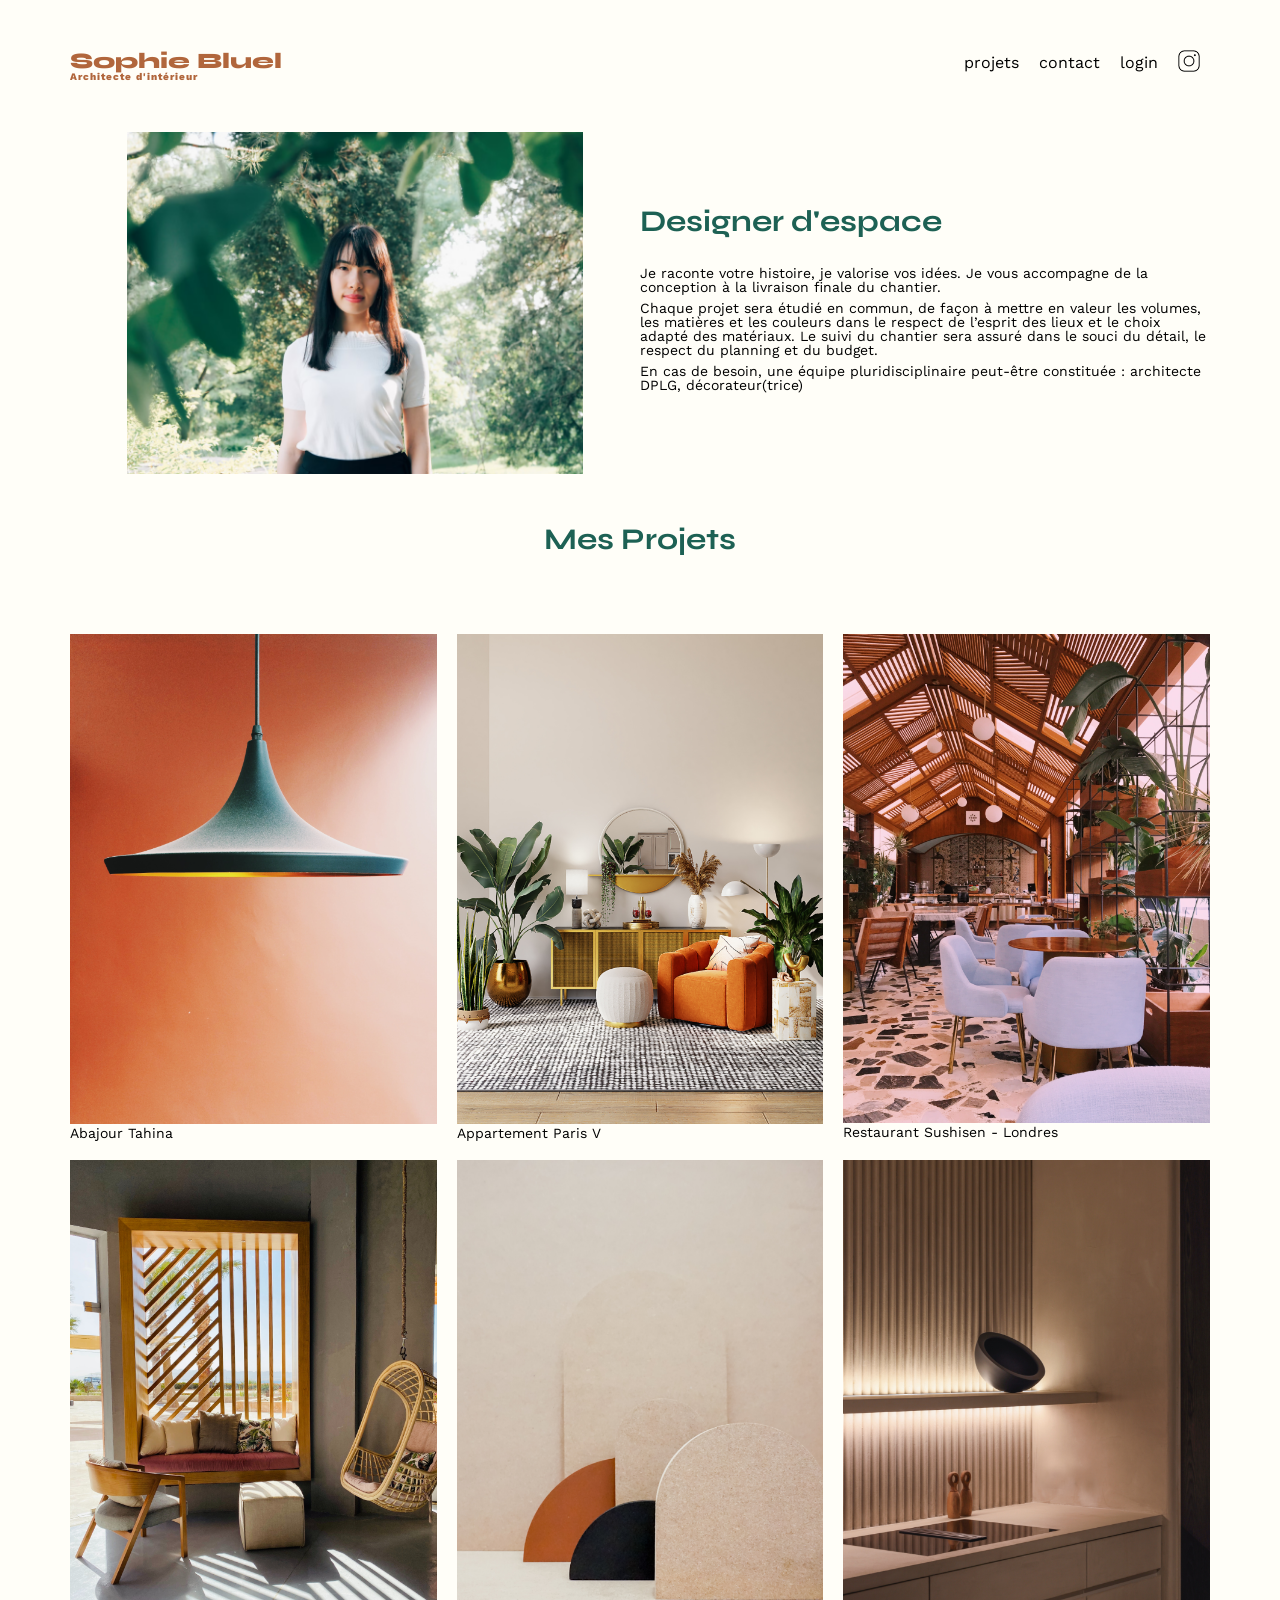
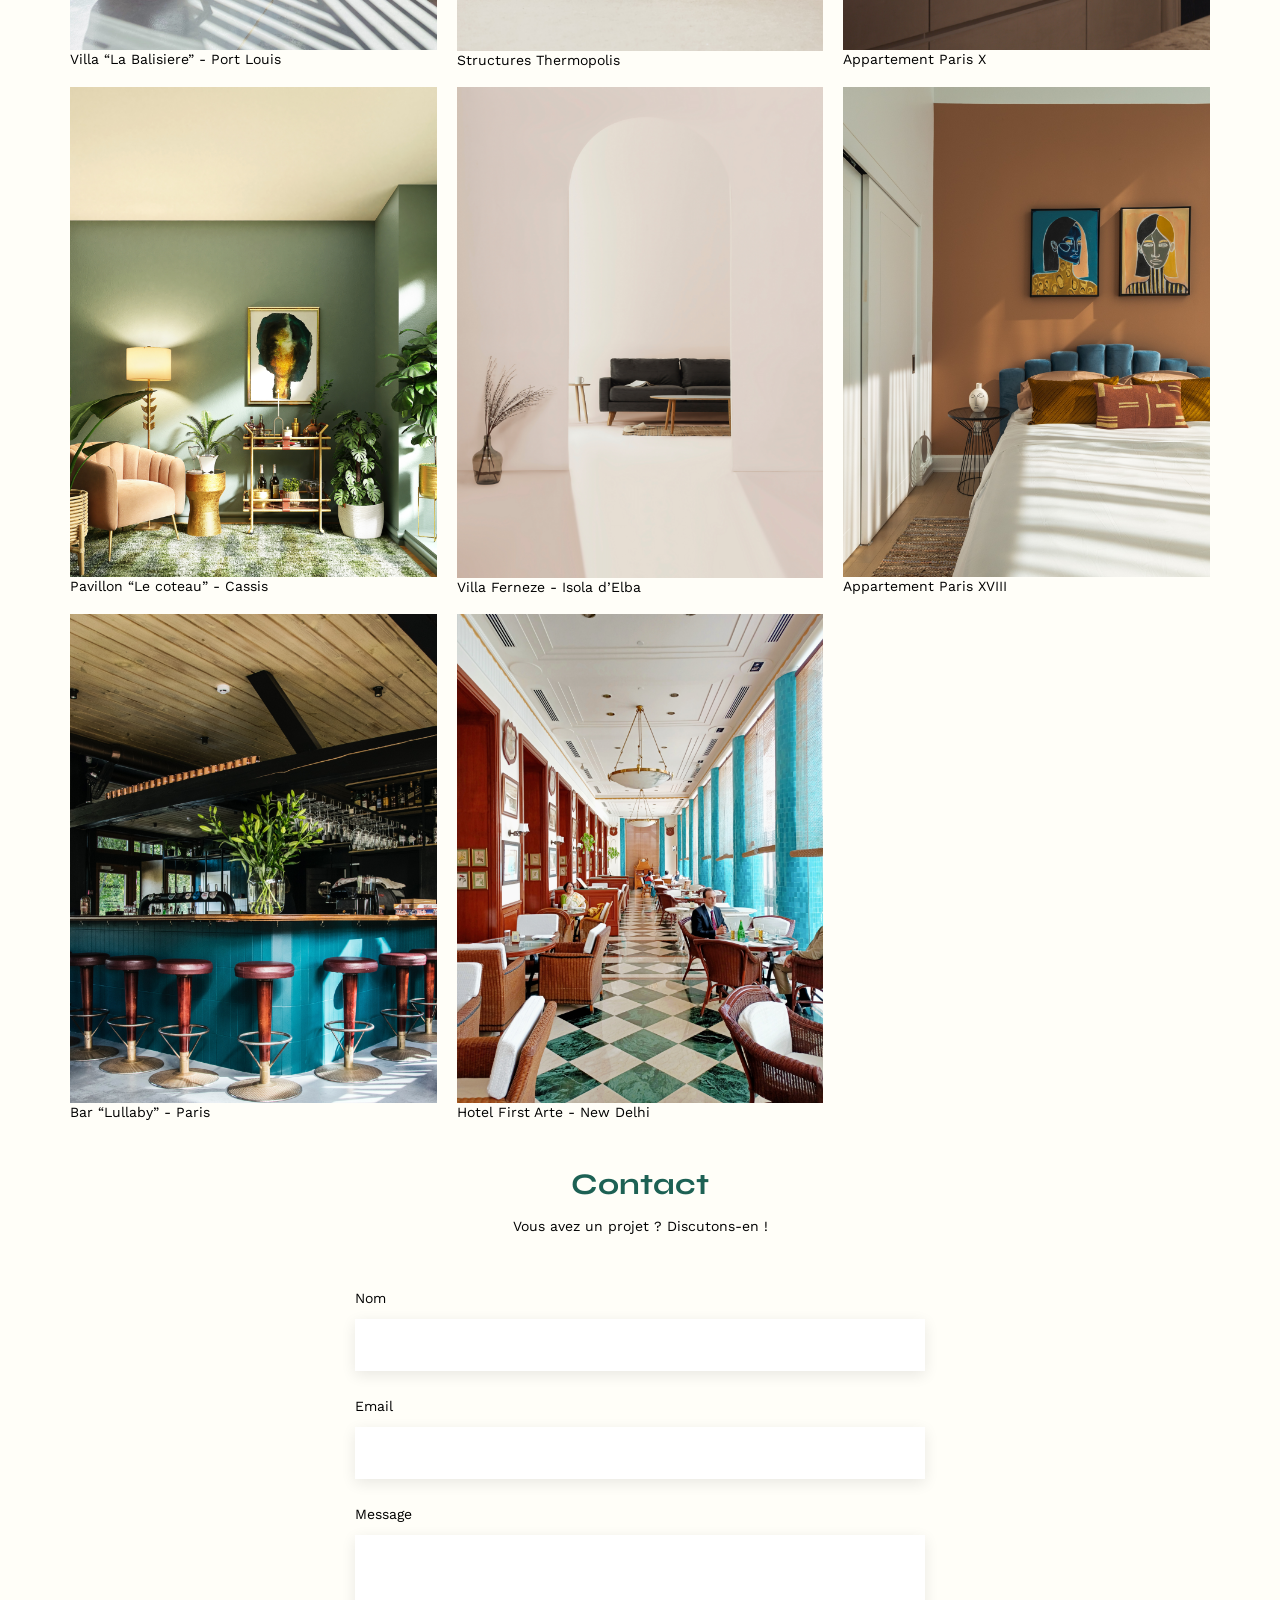
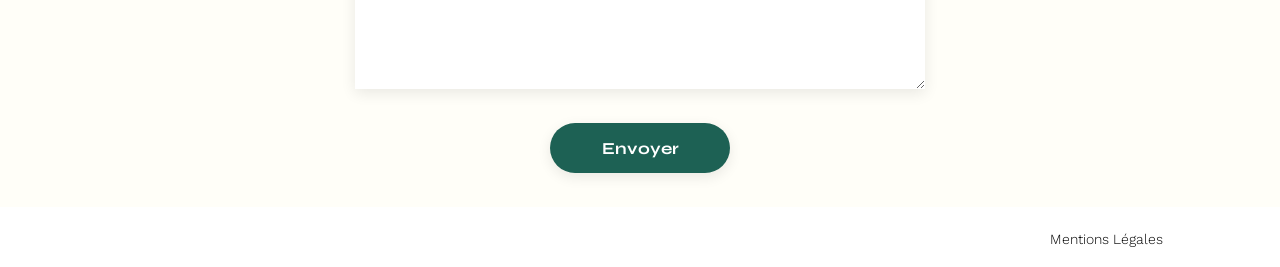
<file: FrontEnd/index.html>
<!DOCTYPE html>
<html lang="fr">
<head>
	<meta charset="UTF-8">
	<title>Sophie Bluel - Architecte d'intérieur</title>
	<meta name="viewport" content="width=device-width, initial-scale=1.0">
	<link rel="preconnect" href="https://fonts.googleapis.com">
	<link rel="preconnect" href="https://fonts.gstatic.com" crossorigin>
	 <link rel="stylesheet" href="https://cdnjs.cloudflare.com/ajax/libs/font-awesome/6.0.0/css/all.min.css">
	<link href="https://fonts.googleapis.com/css2?family=Syne:wght@700;800&family=Work+Sans&display=swap" rel="stylesheet">
	<meta name="description" content="">
	<link rel="stylesheet" href="./assets/style.css">
</head>
<body>
<div id="edit-bar" style="display:none"><i class="fa-solid fa-pen-to-square"></i><p>Mode édition</p></div>

<div class="container">
<header>
	<h1 >Sophie Bluel <span>Architecte d'intérieur</span></h1>
	<nav>
		<ul>
			<li>projets</li>
			<li>contact</li>
			<a href="login.html" id="login-1"><li>login</li></a>
			<li><img src="./assets/icons/instagram.png" alt="Instagram"></li>
		</ul>
	</nav>
</header>
<main>
	<section id="introduction">
		<figure>
			<img src="./assets/images/sophie-bluel.png" alt="">
		</figure>
		<article>
			<h2>Designer d'espace</h2>
			<p>Je raconte votre histoire, je valorise vos idées. Je vous accompagne de la conception à la livraison finale du chantier.</p>
			<p>Chaque projet sera étudié en commun, de façon à mettre en valeur les volumes, les matières et les couleurs dans le respect de l’esprit des lieux et le choix adapté des matériaux. Le suivi du chantier sera assuré dans le souci du détail, le respect du planning et du budget.</p>
			<p>En cas de besoin, une équipe pluridisciplinaire peut-être constituée : architecte DPLG, décorateur(trice)</p>
		</article>
	</section>
	<section id="portfolio">
		<h2>Mes Projets</h2>
		<div id="filters"></div>
		<div class="gallery">
			<figure>
				<img src="assets/images/abajour-tahina.png" alt="Abajour Tahina">
				<figcaption>Abajour Tahina</figcaption>
			</figure>
			<figure>
				<img src="assets/images/appartement-paris-v.png" alt="Appartement Paris V">
				<figcaption>Appartement Paris V</figcaption>
			</figure>
			<figure>
				<img src="assets/images/restaurant-sushisen-londres.png" alt="Restaurant Sushisen - Londres">
				<figcaption>Restaurant Sushisen - Londres</figcaption>
			</figure>
			<figure>
				<img src="assets/images/la-balisiere.png" alt="Villa “La Balisiere” - Port Louis">
				<figcaption>Villa “La Balisiere” - Port Louis</figcaption>
			</figure>
			<figure>
				<img src="assets/images/structures-thermopolis.png" alt="Structures Thermopolis">
				<figcaption>Structures Thermopolis</figcaption>
			</figure>
			<figure>
				<img src="assets/images/appartement-paris-x.png" alt="Appartement Paris X">
				<figcaption>Appartement Paris X</figcaption>
			</figure>
			<figure>
				<img src="assets/images/le-coteau-cassis.png" alt="Pavillon “Le coteau” - Cassis">
				<figcaption>Pavillon “Le coteau” - Cassis</figcaption>
			</figure>
			<figure>
				<img src="assets/images/villa-ferneze.png" alt="Villa Ferneze - Isola d’Elba">
				<figcaption>Villa Ferneze - Isola d’Elba</figcaption>
			</figure>
			<figure>
				<img src="assets/images/appartement-paris-xviii.png" alt="Appartement Paris XVIII">
				<figcaption>Appartement Paris XVIII</figcaption>
			</figure>
			<figure>
				<img src="assets/images/bar-lullaby-paris.png" alt="Bar “Lullaby” - Paris">
				<figcaption>Bar “Lullaby” - Paris</figcaption>
			</figure>
			<figure>
				<img src="assets/images/hotel-first-arte-new-delhi.png" alt="Hotel First Arte - New Delhi">
				<figcaption>Hotel First Arte - New Delhi</figcaption>
			</figure>
		</div>
	</section>
	<section id="contact">
		<h2>Contact</h2>
		<p>Vous avez un projet ? Discutons-en !</p>
		<form action="#" method="post">
			<label for="name">Nom</label>
			<input type="text" name="name" id="name">
			<label for="email">Email</label>
			<input type="email" name="email" id="email">
			<label for="message">Message</label>
			<textarea name="message" id="message" cols="30" rows="10"></textarea>
			<input type="submit" value="Envoyer">
		</form>
	</section>
	
	<div id="modal-overlay" style="display:none">
		<div class="modal">
			<button class="close-modal"> &times;</button>
			<h3>Galerie photo</h3>
			<div class="modal-gallery"></div>
			<hr>
			<button id="btn-add-photo">Ajouter une photo</button>
		</div>
				
	</div>
	<div id="modal-overlay-2" style="display:none">
		<div class="modal"> 
			<div class="modal-header">
				<button id="back"><i class="fa-solid fa-arrow-left"></i></button>
				<h3>Ajout photo</h3>
				<button class="close-modal-2"> &times;</button>
			</div>

			<form class="photo-form">
				<div class="upload-box">
					<div class="upload-icon"> <i class="fa-regular fa-image"></i></div>

					<label for="image-upload" class="upload-btn">+ Ajouter photo</label>
					<input type="file" id="image-upload" accept="image/png, image/jpeg">

					<p class="upload-help">jpg, png : 4mo max</p>
				</div>

					<div class="form-group">
					<label for="work-title">Titre</label>
					<input type="text" id="work-title" name="title">
					</div>

				<div class="form-group">
					<label for="category">Catégorie</label>
					<select id="category" name="category">
						<option value="" selected disabled></option>
						<option value="1">Objets</option>
						<option value="2">Appartements</option>
						<option value="3">Hôtels & restaurants</option>
						</select>
				</div>
				<hr>
				<button type="submit" class="submit-btn">Valider</button>
            </form>
		</div>
    </div>
	
</main>
</div>
<footer>
	<nav>
		<ul>
			<li id="end">Mentions Légales</li>
		</ul>
	</nav>
</footer>
<script src="./assets/index.js"></script>
</body>

</html>
</file>
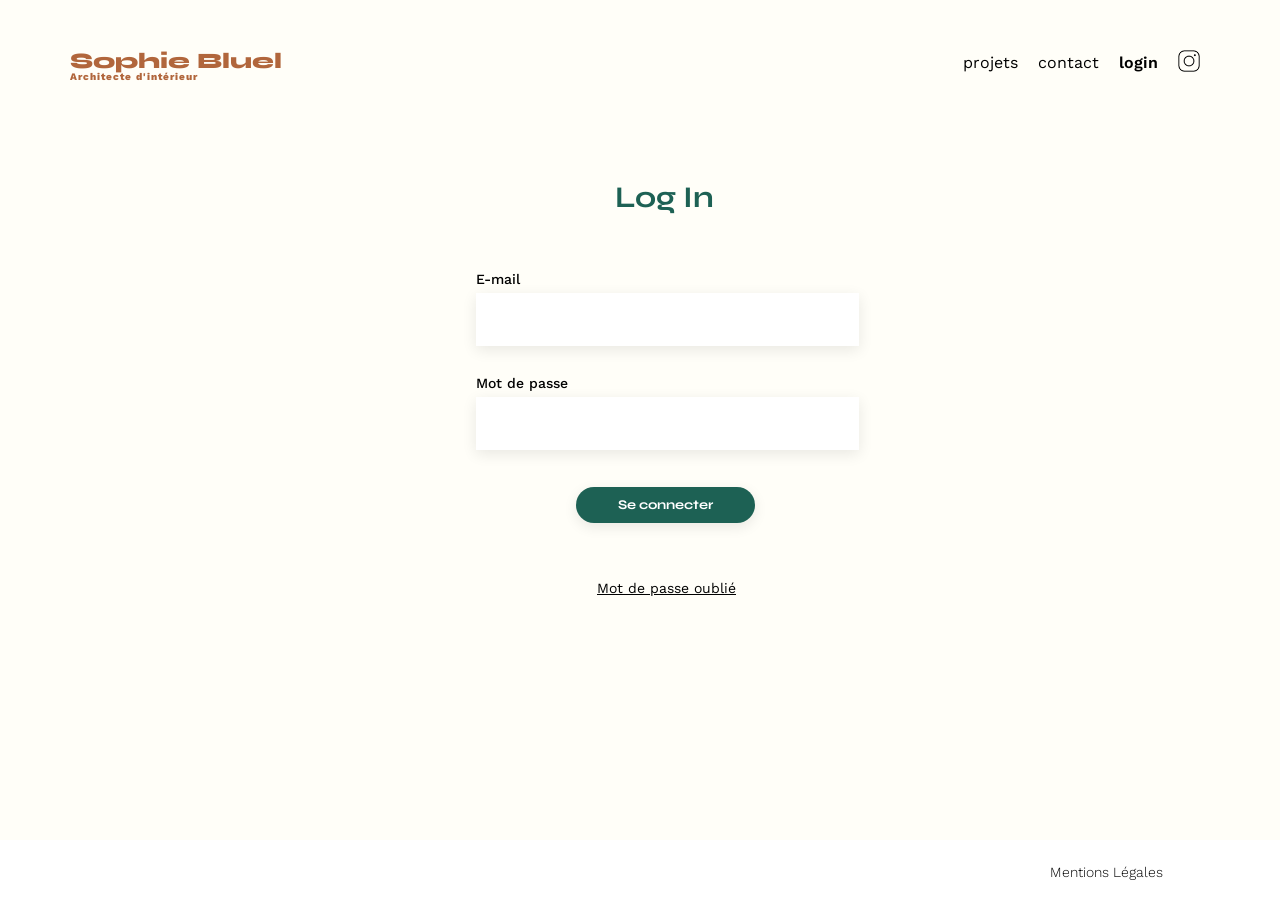
<file: FrontEnd/login.html>
<!DOCTYPE html>
<html lang="en">
<head>
    <meta charset="UTF-8">
    <meta name="viewport" content="width=device-width, initial-scale=1.0">
    <title>Sophie Bluel - Architecte d'intérieur-Page de connexion</title>
    <link rel="preconnect" href="https://fonts.googleapis.com">
	<link rel="preconnect" href="https://fonts.gstatic.com" crossorigin>
	<link href="https://fonts.googleapis.com/css2?family=Syne:wght@700;800&family=Work+Sans&display=swap" rel="stylesheet">
    <link rel="stylesheet" href="./assets/style.css">
</head>
<body>
<div class="container">
        <header>
            <h1>Sophie Bluel <span>Architecte d'intérieur</span></h1>
            <nav>
                <ul>
                <li>projets</li>
                <li>contact</li>
                <li id="login-page">login</li>
                <li><img src="./assets/icons/instagram.png" alt="Instagram"></li>
                </ul>
            </nav>
        </header>
        <main>
            <h2 id="login">Log In</h2>
                <form id="form-login">
                    <label for="emailinput">E-mail</label>
                    <input type="email" id="emailinput" name="email">
                    <label for="Passwordinput">Mot de passe</label>
                    <input type="password" id="Passwordinput" name="password">
                    <input type="submit" id="btn" value="Se connecter">
                </form>
            <a href=""> <p id="p">Mot de passe oublié</p></a>
</div>  </main>    
        <footer>
        <nav>
            <ul>
                <li id="end">Mentions Légales</li>
            </ul>
        </nav>
</footer>
<script src="./assets/login.js"></script>
</body>
</html>
</file>
<file: FrontEnd/assets/style.css>
/* http://meyerweb.com/eric/tools/css/reset/
   v2.0 | 20110126
   License: none (public domain)
*/


html, body, div, span, applet, object, iframe,
h1, h2, h3, h4, h5, h6, p, blockquote, pre,
a, abbr, acronym, address, big, cite, code,
del, dfn, em, img, ins, kbd, q, s, samp,
small, strike, strong, sub, sup, tt, var,
b, u, i, center,
dl, dt, dd, ol, ul, li,
fieldset, form, label, legend,
table, caption, tbody, tfoot, thead, tr, th, td,
article, aside, canvas, details, embed,
figure, figcaption, footer, header, hgroup,
menu, nav, output, ruby, section, summary,
time, mark, audio, video {
	margin: 0;
	padding: 0;
	border: 0;
	font-size: 100%;
	font: inherit;
	vertical-align: baseline;
}

/* HTML5 display-role reset for older browsers */
article, aside, details, figcaption, figure,
footer, header, hgroup, menu, nav, section {
	display: block;
}
body {
	line-height: 1;
	background: #FFFEF8;
	display: flex;
    flex-direction: column;
    height: 100vh;

}
ol, ul {
	list-style: none;
}
blockquote, q {
	quotes: none;
}
blockquote:before, blockquote:after,
q:before, q:after {
	content: '';
	content: none;
}
table {
	border-collapse: collapse;
	border-spacing: 0;
}
/** end reset css**/
.container {
	max-width: 1140px;
	margin:auto;
	font-family: 'Work Sans' ;
	font-size: 14px;
	flex: 1;
}
header {
	display: flex;
	justify-content: space-between;
	margin: 50px 0
}
section {
	margin: 50px 0
}

h1{
	display: flex;
	flex-direction: column;
	font-family: 'Syne';
	font-size: 22px;
	font-weight: 800;
	color: #B1663C
}


h1 > span {
	font-family: 'Work Sans';
	font-size:10px;
	letter-spacing: 0.1em;

}

h2{
	font-family: 'Syne';
	font-weight: 700;
	font-size: 30px;
	color: #1D6154
}
nav ul {
	display: flex;
	align-items: center;
	list-style-type: none;

}
nav li {
	padding: 0 10px;
	font-size: 1.2em;
	font-family: Work Sans;
    font-weight: 400;
    font-style: Regular;
    font-size: 16px;
    line-height: 100%;
	letter-spacing: 0%;
	text-align: center;
}
#login-1{
	color: inherit;
  text-decoration: none;
}
 nav img{
	width: 22px;
    height: 22px;


}

li:hover {
	color: #B1663C;
}
#introduction {
	display: flex;
	align-items: center;
}
#introduction figure {
	flex: 1
}
#introduction img {
	display: block;
	margin: auto;
	width: 80%;
}

#introduction article {
	flex: 1
}
#introduction h2 {
	margin-bottom: 1em;
}

#introduction p {
	margin-bottom: 0.5em;
}
#portfolio h2 {
	text-align: center;
	margin-bottom: 1em;
}
#filters{
	display: flex;
    justify-content: center;
    gap: 10px;
    margin-bottom: 50px;
}
#filters button {
padding-left: 15px ;
padding-right: 15px;
height: 37px;
border-radius: 60px;
border: 1px solid #1D6154;
font-weight: 700;
font-family:'Syne';
font-style: Bold;
font-size: 16px;
line-height: 100%;
letter-spacing: 0;
text-align :center;
color: #1D6154;
background: #FFFFFF;
;
}
#filters button:hover{
background: #1D6154;
color: #FFFFFF;
;
}
.gallery {
	width: 100%;
	display: grid;
	grid-template-columns: 1fr 1fr 1fr;
	grid-column-gap: 20px;
	grid-row-gap: 20px;
}

.gallery img {
	width: 100%;

}
#contact {
	width: 50%;
margin: auto;
}
#contact > * {
	text-align: center;

}
#contact h2{
	margin-bottom: 20px;
}
#contact form {
	text-align: left;
	margin-top:30px;
	display: flex;
	flex-direction: column;
}

#contact input {
	height: 50px;
	font-size: 1.2em;
	border: none;
	box-shadow: 0px 4px 14px rgba(0, 0, 0, 0.09);
}
#contact label {
	margin: 2em 0 1em 0;
}
#contact textarea {
	border: none;
	box-shadow: 0px 4px 14px rgba(0, 0, 0, 0.09);
}

input[type="submit"]{
	font-family: 'Syne';
	font-weight: 700;
	color: white;
	background-color: #1D6154;
	margin : 2em auto ;
	width: 180px;
	text-align: center;
	border-radius: 60px ;
}

footer nav ul {
    width: 100%; 
	height: 60px;
    background: #FFFFFF;
    display: flex;
	justify-content: flex-end;
	
	margin-left: 0;
	margin-right: 0;
    

}



/*Css pour la page de connexion*/
#login-page{
	
font-weight: 600;


}

#login{

	margin-left: 545px;
	margin-bottom: 60px;
	margin-top: 100px;
	
}
#form-login input{
	margin-top: 7px;
	margin-bottom: 30px;
	margin-left: 406px ;
	margin-right: 531px;
	width: 379px;
    height: 51px; 
	background: #FFFFFF;
    box-shadow: 0px 4px 14px 0px #00000017;
	border: none;




}
#form-login label{

margin-left: 406px ;
font-family: Work Sans;
font-weight: 500;
font-style: Medium;
font-size: 14px;
line-height: 100%;
letter-spacing: 0%;

}
#form-login #btn{
	margin-left: 506px;
	width: 179px;
	height: 36px;
	border-radius: 60px;
    background: #1D6154;
	border: none;
	margin-top: 7px;
	color: #FFFFFF
}
#p{
	margin-left: 527px;
	margin-top: 28px;
	color: black;
	text-decoration: underline;
}
.footer{
width: 1440px;
height: 60px;
background: #FFFFFF;
margin: 0;

}
#end{
	color: black;
	text-decoration: underline;
	font-family: Work Sans;
	font-weight: 300;
	font-style: Light;
	font-size: 14px;
	line-height: 100%;
	letter-spacing:0%;
	margin-top:24px ;
	margin-bottom: 20px;
	margin: left 1224px; ;
	margin-right:107px ;
	text-decoration: none;
}

#edit-bar{
	
    background: #000000;
	color: #FFFFFF;
	display:none
	 
}
#edit-bar i {
	color: #FFFFFF;
    margin-left: 650px;
    margin-top: 20px;
	margin-bottom: 20px;
	margin-right: 11px;
	font-size: 16px;
	

 
}
#edit-bar p{
	margin-top: 20px;
	font-family: Work Sans;
	font-weight: 400;
	font-style: Regular;
	font-size: 16px;
	line-height: 100%;
	letter-spacing: 0%;
	text-align: center;

}


#portfolio a{
margin-left: 31px;
color: #000000;
font-family: Work Sans;
font-weight: 400;
font-style: Regular;
font-size: 14px;
line-height: 100%;
letter-spacing: 0%;
text-align: center;



}
#portfolio i{
	margin-right: 11px;
}

 #modal-overlay { 
	position: fixed;
	top:0;
	left:0;
	background: #0000004D;
    height: 100%;
    width: 100%;
	display: flex;
	justify-content: center;
	align-items: center;
	
 }
  
  .modal {
   background: white;
   border-radius: 10px;
   width: 630px;
   height: 670px;
   position: relative;
   align-items: center;
   padding: 30px;
   


   
 
  
   
  }
   .modal h3{
	width: 173px;
	height: 30px;
	opacity: 1;
	font-family: Work Sans;
	font-weight: 400;
	font-style: Regular;
	font-size: 26px;
	line-height: 100%;
	letter-spacing: 0%;
	text-align: center;
	margin-left: 209px;
	margin-top: 60px;
	margin-bottom: 47px;
   }
   #btn-add-photo{
	width: 237px;
	height: 36px;
	border-radius: 60px;
	background: #1D6154;
	text-align: center;
	margin-left: 195px;
	border: none;
	margin-top: 7px;
	color: #FFFFFF;
	margin-top:38px;
	margin-bottom: 48px;

   }
   hr{
	width: 420px;
	margin-left:105px ;
	margin-right: 105px;
	margin-top: 68px;



border-width: 1px;

   }
  .close-modal { 
   position: absolute;
    top: 10px;
	right: 10px;
    background: none;
    border: none;
    font-size: 24px;
    cursor: pointer;
   
  }
.modal-gallery {
      display: grid;
      grid-template-columns: repeat(5, 1fr);
      gap: 10px;
	  margin-left:105px ;
	  margin-right:105px ;
	 
  }

  .modal-gallery img {
      width: 76px;
      height: 102px;
      object-fit: cover;

  }

    .modal-gallery i {
      position: absolute;
      top: 5px;
      right: 5px;
      background: black;
      color: white;
      padding: 5px;
      cursor: pointer;
      font-size: 12px;
  }
  



.modal-gallery figure {
      position: relative;
      margin: 0;
  }

#modal-overlay-2 {
	position: fixed;
	top: 0;
	left: 0;
	background: #0000004D;
	height: 100%;
	width: 100%;
	display: flex;
	justify-content: center;
	align-items: center;
}

.modal-header {
	display: flex;
	justify-content: center;
	/* align-items: center; */
	position: relative;
	margin-bottom: 20px;
}

.modal-header h3 {
	margin-top: 60px;
	margin-bottom:36px ;
	margin-left:240px ;
	margin-right:240px ;
}

#back {
	position: absolute;
	left: 0;
	background: none;
	border: none;
	font-size: 20px;
	cursor: pointer;
}

.close-modal-2 {
	position: absolute;
	right: 0;
	background: none;
	border: none;
	font-size: 24px;
	cursor: pointer;
}

.upload-box {
	background: #E8F1F6;
	display: flex;
	flex-direction: column;
	align-items: center;
	justify-content: center;
	padding: 30px;
	margin-bottom: 20px;
	margin-right: 105px;
	margin-left: 105px;
}

.upload-icon {
	font-size: 60px;
	color: #B9C5CC;
	margin-bottom: 10px;
	
}

.upload-btn {
	background: #CBD6DC;
	color: #306685;
	border-radius: 50px;
	padding: 10px 20px;
	cursor: pointer;
	font-weight: 600;
	font-size: 14px;
	margin-bottom: 10px;
	
}

#image-upload {
	display: none;
}

.upload-help {
	font-size: 10px;
	color: #444;
}

.form-group {
	display: flex;
	flex-direction: column;
	margin-bottom: 20px;
	margin-right: 105px;
	margin-left: 105px;
}

.form-group label {
	font-size: 14px;
	margin-bottom: 8px;
}

.form-group input,
.form-group select {
	height: 36px;
	border: none;
	box-shadow: 0px 1px 3px rgba(0, 0, 0, 0.15);
	padding: 0 10px;
	font-size: 14px;
}

.submit-btn {
	width: 237px;
	height: 36px;
	border-radius: 60px;
	background: #A7A7A7;
	color: white;
	border: none;
	cursor: pointer;
	display: block;
	margin: 25px auto 0;
	font-size: 14px;
}
</file>
